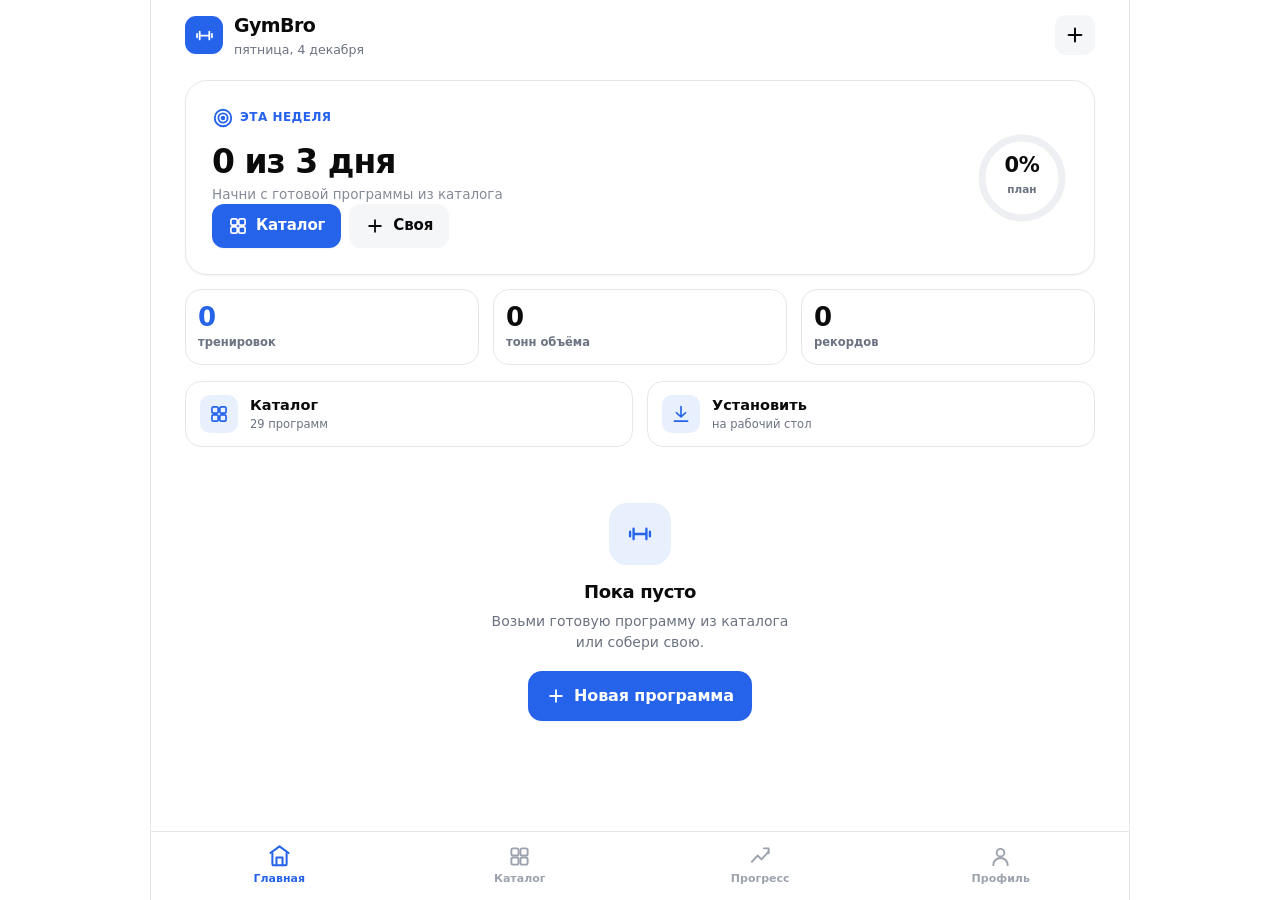
<file: index.html>
<!doctype html>
<html lang="ru">
<head>
<meta charset="utf-8">
<meta name="viewport" content="width=device-width, initial-scale=1, viewport-fit=cover">
<meta name="theme-color" content="#ffffff">
<meta name="apple-mobile-web-app-capable" content="yes">
<meta name="mobile-web-app-capable" content="yes">
<meta name="apple-mobile-web-app-status-bar-style" content="default">
<meta name="apple-mobile-web-app-title" content="GymBro">
<meta name="description" content="GymBro: 29 готовых программ тренировок, умный генератор, свой конструктор, журнал тренировок и статистика. Работает офлайн.">
<meta property="og:title" content="GymBro — тренировки и прогресс">
<meta property="og:description" content="Готовые программы, умный генератор, журнал и статистика. Работает офлайн.">
<meta property="og:type" content="website">
<title>GymBro — тренировки и прогресс</title>
<link rel="manifest" href="./manifest.webmanifest">
<link rel="icon" href="./favicon.svg" type="image/svg+xml">
<link rel="apple-touch-icon" href="./icon-192.png">
<link rel="stylesheet" href="./style.css">
<script>
/* Тема до первого кадра — без вспышки */
try {
  var s = JSON.parse(localStorage.getItem("gymbro.settings") || "{}");
  var t = ["light", "dark"].includes(s.theme) ? s.theme :
    (matchMedia("(prefers-color-scheme: dark)").matches ? "dark" : "light");
  document.documentElement.dataset.theme = t;
  document.documentElement.dataset.anim = s.anim === false ? "off" : "on";
} catch (e) {}
</script>
</head>
<body>

<!-- ===== Иконки ===== -->
<svg width="0" height="0" style="position:absolute" aria-hidden="true"><defs>
  <symbol id="i-dumbbell" viewBox="0 0 24 24" fill="none" stroke="currentColor" stroke-width="2" stroke-linecap="round" stroke-linejoin="round"><path d="M6.5 7.5v9M17.5 7.5v9M3.5 10v4M20.5 10v4M6.5 12h11"/></symbol>
  <symbol id="i-barbell" viewBox="0 0 24 24" fill="none" stroke="currentColor" stroke-width="2" stroke-linecap="round" stroke-linejoin="round"><path d="M3.5 9v6M7 7.5v9M17 7.5v9M20.5 9v6M7 12h10"/></symbol>
  <symbol id="i-flame" viewBox="0 0 24 24" fill="none" stroke="currentColor" stroke-width="2" stroke-linecap="round" stroke-linejoin="round"><path d="M8.5 14.5A2.5 2.5 0 0 0 11 12c0-1.38-.5-2-1-3-1.07-2.14-.22-4.05 2-6 .5 2.5 2 4.9 4 6.5 2 1.6 3 3.5 3 5.5a7 7 0 1 1-14 0c0-1.15.43-2.29 1-3a2.5 2.5 0 0 0 2.5 2.5z"/></symbol>
  <symbol id="i-heart" viewBox="0 0 24 24" fill="none" stroke="currentColor" stroke-width="2" stroke-linecap="round" stroke-linejoin="round"><path d="M20.84 4.61a5.5 5.5 0 0 0-7.78 0L12 5.67l-1.06-1.06a5.5 5.5 0 0 0-7.78 7.78l1.06 1.06L12 21.23l7.78-7.78 1.06-1.06a5.5 5.5 0 0 0 0-7.78z"/></symbol>
  <symbol id="i-sprout" viewBox="0 0 24 24" fill="none" stroke="currentColor" stroke-width="2" stroke-linecap="round" stroke-linejoin="round"><path d="M12 21v-9M12 12C12 8.5 9 6 5 6c0 3.5 3 6 7 6zM12 12c0-3.5 3-6 7-6 0 3.5-3 6-7 6z"/></symbol>
  <symbol id="i-chart" viewBox="0 0 24 24" fill="none" stroke="currentColor" stroke-width="2" stroke-linecap="round" stroke-linejoin="round"><polyline points="22 7 13.5 15.5 8.5 10.5 2 17"/><polyline points="16 7 22 7 22 13"/></symbol>
  <symbol id="i-zap" viewBox="0 0 24 24" fill="none" stroke="currentColor" stroke-width="2" stroke-linecap="round" stroke-linejoin="round"><path d="M13 2 3 14h9l-1 8 10-12h-9l1-8z"/></symbol>
  <symbol id="i-building" viewBox="0 0 24 24" fill="none" stroke="currentColor" stroke-width="2" stroke-linecap="round" stroke-linejoin="round"><rect x="4.5" y="2" width="15" height="20" rx="2"/><path d="M9 22v-4h6v4M8.5 7h1M14.5 7h1M8.5 11h1M14.5 11h1"/></symbol>
  <symbol id="i-home" viewBox="0 0 24 24" fill="none" stroke="currentColor" stroke-width="2" stroke-linecap="round" stroke-linejoin="round"><path d="M3 9.5 12 3l9 6.5"/><path d="M5 9.5V20a1.5 1.5 0 0 0 1.5 1.5h11A1.5 1.5 0 0 0 19 20V9.5"/><path d="M9 21.5V14h6v7.5"/></symbol>
  <symbol id="i-calendar" viewBox="0 0 24 24" fill="none" stroke="currentColor" stroke-width="2" stroke-linecap="round" stroke-linejoin="round"><rect x="3" y="4.5" width="18" height="17" rx="3"/><path d="M16 2.5v4M8 2.5v4M3 11.5h18"/></symbol>
  <symbol id="i-clock" viewBox="0 0 24 24" fill="none" stroke="currentColor" stroke-width="2" stroke-linecap="round" stroke-linejoin="round"><circle cx="12" cy="12" r="9"/><path d="M12 7v5l3.5 2"/></symbol>
  <symbol id="i-layers" viewBox="0 0 24 24" fill="none" stroke="currentColor" stroke-width="2" stroke-linecap="round" stroke-linejoin="round"><path d="m12 2.5 9.5 5-9.5 5-9.5-5 9.5-5z"/><path d="m2.5 16.5 9.5 5 9.5-5M2.5 12l9.5 5 9.5-5"/></symbol>
  <symbol id="i-check" viewBox="0 0 24 24" fill="none" stroke="currentColor" stroke-width="2.4" stroke-linecap="round" stroke-linejoin="round"><path d="m4.5 12.5 5 5 10-11"/></symbol>
  <symbol id="i-chev-r" viewBox="0 0 24 24" fill="none" stroke="currentColor" stroke-width="2.2" stroke-linecap="round" stroke-linejoin="round"><path d="m9 5 7 7-7 7"/></symbol>
  <symbol id="i-chev-l" viewBox="0 0 24 24" fill="none" stroke="currentColor" stroke-width="2.2" stroke-linecap="round" stroke-linejoin="round"><path d="m15 5-7 7 7 7"/></symbol>
  <symbol id="i-x" viewBox="0 0 24 24" fill="none" stroke="currentColor" stroke-width="2.2" stroke-linecap="round" stroke-linejoin="round"><path d="M18 6 6 18M6 6l12 12"/></symbol>
  <symbol id="i-plus" viewBox="0 0 24 24" fill="none" stroke="currentColor" stroke-width="2.2" stroke-linecap="round" stroke-linejoin="round"><path d="M12 5v14M5 12h14"/></symbol>
  <symbol id="i-trash" viewBox="0 0 24 24" fill="none" stroke="currentColor" stroke-width="2" stroke-linecap="round" stroke-linejoin="round"><path d="M3.5 6h17M19 6v14a2 2 0 0 1-2 2H7a2 2 0 0 1-2-2V6m3 0V4a2 2 0 0 1 2-2h4a2 2 0 0 1 2 2v2"/></symbol>
  <symbol id="i-send" viewBox="0 0 24 24" fill="none" stroke="currentColor" stroke-width="2" stroke-linecap="round" stroke-linejoin="round"><path d="M21.5 2.5 11 13"/><path d="M21.5 2.5 15 22l-4-9-9-4 19.5-6.5z"/></symbol>
  <symbol id="i-info" viewBox="0 0 24 24" fill="none" stroke="currentColor" stroke-width="2" stroke-linecap="round" stroke-linejoin="round"><circle cx="12" cy="12" r="9.5"/><path d="M12 16v-5M12 8h.01"/></symbol>
  <symbol id="i-pencil" viewBox="0 0 24 24" fill="none" stroke="currentColor" stroke-width="2" stroke-linecap="round" stroke-linejoin="round"><path d="M16.5 3.5a2.1 2.1 0 0 1 3 3L7 19l-4 1 1-4z"/></symbol>
  <symbol id="i-search" viewBox="0 0 24 24" fill="none" stroke="currentColor" stroke-width="2" stroke-linecap="round" stroke-linejoin="round"><circle cx="11" cy="11" r="7"/><path d="m20 20-3.8-3.8"/></symbol>
  <symbol id="i-minus" viewBox="0 0 24 24" fill="none" stroke="currentColor" stroke-width="2.4" stroke-linecap="round"><path d="M5 12h14"/></symbol>
  <symbol id="i-list" viewBox="0 0 24 24" fill="none" stroke="currentColor" stroke-width="2" stroke-linecap="round" stroke-linejoin="round"><path d="M8 6h13M8 12h13M8 18h13M3.5 6h.01M3.5 12h.01M3.5 18h.01"/></symbol>
  <symbol id="i-grid" viewBox="0 0 24 24" fill="none" stroke="currentColor" stroke-width="2" stroke-linecap="round" stroke-linejoin="round"><rect x="3.5" y="3.5" width="7.5" height="7.5" rx="2"/><rect x="13" y="3.5" width="7.5" height="7.5" rx="2"/><rect x="3.5" y="13" width="7.5" height="7.5" rx="2"/><rect x="13" y="13" width="7.5" height="7.5" rx="2"/></symbol>
  <symbol id="i-sun" viewBox="0 0 24 24" fill="none" stroke="currentColor" stroke-width="2" stroke-linecap="round" stroke-linejoin="round"><circle cx="12" cy="12" r="4.5"/><path d="M12 2.5v2.5M12 19v2.5M4.6 4.6l1.8 1.8M17.6 17.6l1.8 1.8M2.5 12H5M19 12h2.5M4.6 19.4l1.8-1.8M17.6 6.4l1.8-1.8"/></symbol>
  <symbol id="i-moon" viewBox="0 0 24 24" fill="none" stroke="currentColor" stroke-width="2" stroke-linecap="round" stroke-linejoin="round"><path d="M21 12.8A9 9 0 1 1 11.2 3a7 7 0 0 0 9.8 9.8z"/></symbol>
  <symbol id="i-auto" viewBox="0 0 24 24" fill="none" stroke="currentColor" stroke-width="2" stroke-linecap="round" stroke-linejoin="round"><circle cx="12" cy="12" r="9.5"/><path d="M12 2.5a9.5 9.5 0 0 1 0 19z" fill="currentColor" stroke="none"/></symbol>
  <symbol id="i-download" viewBox="0 0 24 24" fill="none" stroke="currentColor" stroke-width="2" stroke-linecap="round" stroke-linejoin="round"><path d="M12 3v12M6.5 10.5 12 15.5l5.5-5M4 20.5h16"/></symbol>
  <symbol id="i-sparkle" viewBox="0 0 24 24" fill="none" stroke="currentColor" stroke-width="2" stroke-linecap="round" stroke-linejoin="round"><path d="M12 3l1.9 5.6L19.5 10l-5.6 1.9L12 17.5l-1.9-5.6L4.5 10l5.6-1.4z"/><path d="M19 16l.9 2.6L22 19l-2.1.9L19 22l-.9-2.1L16 19l2.1-.4z"/></symbol>
  <symbol id="i-apple" viewBox="0 0 24 24" fill="none" stroke="currentColor" stroke-width="2" stroke-linecap="round" stroke-linejoin="round"><path d="M17.3 12.9c0-2.3 1.9-3.4 2-3.5-1.1-1.6-2.8-1.8-3.4-1.9-1.5-.1-2.9.9-3.6.9-.8 0-1.9-.9-3.1-.8-1.6 0-3.1.9-3.9 2.4-1.7 2.9-.4 7.2 1.2 9.6.8 1.2 1.8 2.5 3.1 2.4 1.2 0 1.7-.9 3.2-.9 1.5 0 1.9.9 3.1.8 1.4 0 2.3-1.5 3-2.7.6-1 .9-1.7 1.3-2.9-2.6-1-2.9-3.4-2.9-3.4zM14.5 5.4c.7-.8 1.1-1.9 1-3-1 0-2.2.7-2.9 1.5-.6.7-1.1 1.8-1 2.8 1.1.1 2.2-.6 2.9-1.3z"/></symbol>
  <symbol id="i-android" viewBox="0 0 24 24" fill="none" stroke="currentColor" stroke-width="2" stroke-linecap="round" stroke-linejoin="round"><path d="M6 11a6 6 0 0 1 12 0v6.5a1.5 1.5 0 0 1-1.5 1.5h-9A1.5 1.5 0 0 1 6 17.5z"/><path d="M8 8.5 6.7 6.3M16 8.5l1.3-2.2M9.5 10.5h.01M14.5 10.5h.01"/><path d="M3 12v4M21 12v4M9.5 19v2M14.5 19v2"/></symbol>
  <symbol id="i-laptop" viewBox="0 0 24 24" fill="none" stroke="currentColor" stroke-width="2" stroke-linecap="round" stroke-linejoin="round"><rect x="4" y="5" width="16" height="10.5" rx="1.5"/><path d="M2 19.5h20"/></symbol>
  <symbol id="i-user" viewBox="0 0 24 24" fill="none" stroke="currentColor" stroke-width="2" stroke-linecap="round" stroke-linejoin="round"><circle cx="12" cy="8" r="4"/><path d="M4.5 21a7.5 7.5 0 0 1 15 0"/></symbol>
  <symbol id="i-trend" viewBox="0 0 24 24" fill="none" stroke="currentColor" stroke-width="2" stroke-linecap="round" stroke-linejoin="round"><path d="M3 17.5 9 11l4 4 7.5-8"/><path d="M15.5 3.5h5v5"/></symbol>
  <symbol id="i-play" viewBox="0 0 24 24" fill="currentColor"><path d="M8 5.2v13.6a1 1 0 0 0 1.53.85l10.5-6.8a1 1 0 0 0 0-1.7L9.53 4.35A1 1 0 0 0 8 5.2z"/></symbol>
  <symbol id="i-timer" viewBox="0 0 24 24" fill="none" stroke="currentColor" stroke-width="2" stroke-linecap="round" stroke-linejoin="round"><circle cx="12" cy="13.5" r="7.5"/><path d="M12 9.5v4l2.5 1.5M9.5 2.5h5"/></symbol>
  <symbol id="i-trophy" viewBox="0 0 24 24" fill="none" stroke="currentColor" stroke-width="2" stroke-linecap="round" stroke-linejoin="round"><path d="M7 4h10v5a5 5 0 0 1-10 0z"/><path d="M7 6H4.5v2A3.5 3.5 0 0 0 8 11.5M17 6h2.5v2A3.5 3.5 0 0 1 16 11.5"/><path d="M12 14v3M8.5 21h7l-1-4h-5z"/></symbol>
  <symbol id="i-scale" viewBox="0 0 24 24" fill="none" stroke="currentColor" stroke-width="2" stroke-linecap="round" stroke-linejoin="round"><rect x="3.5" y="3.5" width="17" height="17" rx="4"/><path d="M8 9.5a4 4 0 0 1 8 0"/><path d="M12 9.5 14 8"/></symbol>
  <symbol id="i-ruler" viewBox="0 0 24 24" fill="none" stroke="currentColor" stroke-width="2" stroke-linecap="round" stroke-linejoin="round"><rect x="2.5" y="8" width="19" height="8" rx="2"/><path d="M7 8v3M11 8v3M15 8v3M19 8v3"/></symbol>
  <symbol id="i-cake" viewBox="0 0 24 24" fill="none" stroke="currentColor" stroke-width="2" stroke-linecap="round" stroke-linejoin="round"><path d="M4 20.5h16M4.5 20.5v-6a2 2 0 0 1 2-2h11a2 2 0 0 1 2 2v6"/><path d="M12 12.5V9M12 6.5v.01"/></symbol>
  <symbol id="i-copy" viewBox="0 0 24 24" fill="none" stroke="currentColor" stroke-width="2" stroke-linecap="round" stroke-linejoin="round"><rect x="8.5" y="8.5" width="12" height="12" rx="2.5"/><path d="M15.5 5.5v-1a2 2 0 0 0-2-2h-8a2 2 0 0 0-2 2v8a2 2 0 0 0 2 2h1"/></symbol>
  <symbol id="i-up" viewBox="0 0 24 24" fill="none" stroke="currentColor" stroke-width="2.2" stroke-linecap="round" stroke-linejoin="round"><path d="M12 19V5M6 11l6-6 6 6"/></symbol>
  <symbol id="i-down" viewBox="0 0 24 24" fill="none" stroke="currentColor" stroke-width="2.2" stroke-linecap="round" stroke-linejoin="round"><path d="M12 5v14M6 13l6 6 6-6"/></symbol>
  <symbol id="i-refresh" viewBox="0 0 24 24" fill="none" stroke="currentColor" stroke-width="2" stroke-linecap="round" stroke-linejoin="round"><path d="M20 11a8 8 0 1 0-2.3 5.7"/><path d="M20 5.5V11h-5.5"/></symbol>
  <symbol id="i-target" viewBox="0 0 24 24" fill="none" stroke="currentColor" stroke-width="2" stroke-linecap="round" stroke-linejoin="round"><circle cx="12" cy="12" r="9"/><circle cx="12" cy="12" r="5"/><circle cx="12" cy="12" r="1.4" fill="currentColor"/></symbol>
  <symbol id="i-shield" viewBox="0 0 24 24" fill="none" stroke="currentColor" stroke-width="2" stroke-linecap="round" stroke-linejoin="round"><path d="M12 2.5 20 6v6c0 5-3.5 8.5-8 9.5-4.5-1-8-4.5-8-9.5V6z"/></symbol>
</defs></svg>

<div class="app">

  <!-- ============ ГЛАВНАЯ ============ -->
  <section class="screen" id="screen-home">
    <header class="app-bar">
      <div class="ab-left">
        <div class="ab-logo"><svg class="ic"><use href="#i-dumbbell"/></svg></div>
        <div>
          <h1 class="ab-title brand">GymBro</h1>
          <p class="ab-sub" id="home-greeting">Тренировки и прогресс</p>
        </div>
      </div>
      <button class="icon-btn" id="btn-new-plan" aria-label="Новая программа"><svg class="ic"><use href="#i-plus"/></svg></button>
    </header>

    <main class="scroll" id="home-scroll">
      <div class="hero" id="home-hero"></div>

      <div class="metric-strip" id="home-metrics"></div>

      <div class="quick-row">
        <button class="quick" id="btn-catalog-home">
          <span class="quick-ic"><svg class="ic"><use href="#i-grid"/></svg></span>
          <span><b>Каталог</b><small>29 программ</small></span>
        </button>
        <button class="quick" id="btn-install-home">
          <span class="quick-ic"><svg class="ic"><use href="#i-download"/></svg></span>
          <span><b>Установить</b><small>на рабочий стол</small></span>
        </button>
      </div>

      <div id="plans-section">
        <div class="section-head">
          <h3 class="section-label">Мои программы</h3>
          <span class="section-count" id="plans-count"></span>
        </div>
        <div class="plan-list" id="plans-list"></div>
      </div>

      <div class="empty" id="home-empty" hidden>
        <div class="empty-badge"><svg class="ic"><use href="#i-dumbbell"/></svg></div>
        <h3>Пока пусто</h3>
        <p>Возьми готовую программу из каталога или собери свою.</p>
        <button class="btn btn-primary" id="btn-empty-new"><svg class="ic"><use href="#i-plus"/></svg>Новая программа</button>
      </div>
    </main>
  </section>

  <!-- ============ КАТАЛОГ ============ -->
  <section class="screen" id="screen-catalog" hidden>
    <header class="app-bar">
      <div class="ab-left">
        <h1 class="ab-title" id="catalog-ab-title">Каталог</h1>
      </div>
      <button class="icon-btn" id="btn-catalog-back" aria-label="Назад" hidden><svg class="ic"><use href="#i-chev-l"/></svg></button>
    </header>
    <main class="scroll" id="catalog-scroll"></main>
    <footer class="bottom-bar" id="catalog-footer">
      <button class="btn btn-primary" id="btn-prog-add" hidden><svg class="ic"><use href="#i-plus"/></svg><span>Добавить в мои программы</span></button>
    </footer>
  </section>

  <!-- ============ ПРОГРЕСС ============ -->
  <section class="screen" id="screen-stats" hidden>
    <header class="app-bar">
      <div class="ab-left"><h1 class="ab-title">Прогресс</h1></div>
    </header>
    <main class="scroll" id="stats-scroll">
      <div class="stat-hero">
        <div class="stat-big"><b id="stat-total">0</b><span>тренировок</span></div>
        <div class="stat-big"><b id="stat-streak">0</b><span>дней подряд</span></div>
        <div class="stat-big"><b id="stat-volume">0</b><span>тонн объёма</span></div>
      </div>

      <div class="section-head"><h3 class="section-label">Объём по неделям</h3></div>
      <div class="card chart-card"><div class="bars" id="stats-bars"></div></div>

      <div class="section-head"><h3 class="section-label">Личные рекорды</h3></div>
      <div class="card" id="stats-prs"></div>

      <div class="section-head"><h3 class="section-label">История</h3></div>
      <div id="stats-history"></div>

      <div class="empty" id="stats-empty" hidden>
        <div class="empty-badge"><svg class="ic"><use href="#i-trend"/></svg></div>
        <h3>Нет данных</h3>
        <p>Заверши первую тренировку — и здесь появится статистика.</p>
      </div>
    </main>
  </section>

  <!-- ============ ПРОФИЛЬ ============ -->
  <section class="screen" id="screen-profile" hidden>
    <header class="app-bar">
      <div class="ab-left"><h1 class="ab-title">Профиль</h1></div>
    </header>
    <main class="scroll" id="profile-scroll">
      <div class="profile-card">
        <div class="avatar" id="profile-avatar">G</div>
        <div class="profile-main">
          <input id="profile-name" maxlength="24" placeholder="Твоё имя" autocomplete="off">
          <span class="profile-sub" id="profile-sub">Данные хранятся только на устройстве</span>
        </div>
      </div>

      <div class="section-head"><h3 class="section-label">Тело</h3></div>
      <div class="card form-grid">
        <label class="field">
          <span>Возраст</span>
          <div class="field-inp"><input id="profile-age" type="number" min="10" max="99" inputmode="numeric" placeholder="—"><i>лет</i></div>
        </label>
        <label class="field">
          <span>Рост</span>
          <div class="field-inp"><input id="profile-height" type="number" min="100" max="250" inputmode="numeric" placeholder="—"><i>см</i></div>
        </label>
        <label class="field">
          <span>Вес</span>
          <div class="field-inp"><input id="profile-weight" type="number" min="30" max="250" step="0.1" inputmode="decimal" placeholder="—"><i>кг</i></div>
        </label>
        <div class="field">
          <span>ИМТ</span>
          <div class="field-inp static"><b id="profile-bmi">—</b><i id="profile-bmi-note"></i></div>
        </div>
      </div>

      <div class="section-head"><h3 class="section-label">Оформление</h3></div>
      <div class="card">
        <div class="theme-row">
          <button class="theme-opt" data-th="system"><svg class="ic"><use href="#i-auto"/></svg><span>Авто</span></button>
          <button class="theme-opt" data-th="light"><svg class="ic"><use href="#i-sun"/></svg><span>Светлая</span></button>
          <button class="theme-opt" data-th="dark"><svg class="ic"><use href="#i-moon"/></svg><span>Тёмная</span></button>
        </div>
        <button class="row" id="sw-anim" role="switch" aria-label="Анимации">
          <svg class="ic"><use href="#i-zap"/></svg>
          <span class="k">Анимации</span>
          <span class="switch"><i></i></span>
        </button>
      </div>

      <div class="section-head"><h3 class="section-label">Приложение</h3></div>
      <div class="card">
        <button class="row" id="btn-open-guide">
          <svg class="ic"><use href="#i-download"/></svg>
          <span class="k">Как установить на рабочий стол</span>
          <span class="chev"><svg class="ic"><use href="#i-chev-r"/></svg></span>
        </button>
        <button class="row danger" id="btn-reset-data">
          <svg class="ic"><use href="#i-trash"/></svg>
          <span class="k">Удалить все данные</span>
          <span class="chev"><svg class="ic"><use href="#i-chev-r"/></svg></span>
        </button>
      </div>

      <p class="settings-foot">GymBro · без аккаунтов и серверов. Всё хранится в этом браузере.</p>
    </main>
  </section>

  <!-- ============ ПЛАН ============ -->
  <section class="screen" id="screen-plan" hidden>
    <header class="app-bar">
      <div class="ab-left">
        <button class="icon-btn" id="btn-back-home" aria-label="Назад"><svg class="ic"><use href="#i-chev-l"/></svg></button>
        <h1 class="ab-title" id="plan-ab-title">Программа</h1>
      </div>
      <div class="ab-right">
        <button class="icon-btn" id="btn-edit-plan" aria-label="Редактировать"><svg class="ic"><use href="#i-pencil"/></svg></button>
        <button class="icon-btn danger" id="btn-delete-plan" aria-label="Удалить"><svg class="ic"><use href="#i-trash"/></svg></button>
      </div>
    </header>

    <div class="plan-hero" id="plan-hero"></div>
    <div class="segmented" id="plan-view-toggle" hidden>
      <button class="on" data-pv="days">По дням</button>
      <button data-pv="weeks">Мезоцикл</button>
    </div>
    <div class="segmented" id="day-tabs"></div>
    <div class="wave-tabs" id="wave-tabs" hidden></div>
    <main class="scroll" id="plan-scroll"></main>
    <footer class="bottom-bar two">
      <button class="btn btn-primary" id="btn-start-workout"><svg class="ic"><use href="#i-play"/></svg><span>Тренировка</span></button>
      <button class="btn btn-quiet" id="btn-share-plan"><svg class="ic"><use href="#i-send"/></svg><span>Поделиться</span></button>
    </footer>
  </section>

  <!-- ============ ТРЕНИРОВКА ============ -->
  <section class="screen" id="screen-workout" hidden>
    <header class="app-bar">
      <div class="ab-left">
        <button class="icon-btn" id="btn-workout-cancel" aria-label="Отменить"><svg class="ic"><use href="#i-x"/></svg></button>
        <div>
          <h1 class="ab-title" id="workout-ab-title">Тренировка</h1>
          <p class="ab-sub" id="workout-sub"></p>
        </div>
      </div>
      <div class="timer-chip" id="workout-timer"><svg class="ic"><use href="#i-timer"/></svg><span>00:00</span></div>
    </header>
    <main class="scroll" id="workout-scroll"></main>
    <footer class="bottom-bar">
      <button class="btn btn-primary" id="btn-workout-finish"><svg class="ic"><use href="#i-check"/></svg><span>Завершить тренировку</span></button>
    </footer>
  </section>

  <!-- ============ КОНСТРУКТОР ============ -->
  <section class="screen" id="screen-build" hidden>
    <header class="app-bar">
      <div class="ab-left">
        <button class="icon-btn" id="btn-build-back" aria-label="Назад"><svg class="ic"><use href="#i-chev-l"/></svg></button>
        <h1 class="ab-title" id="build-title">Своя программа</h1>
      </div>
      <button class="text-btn accent" id="btn-build-save">Сохранить</button>
    </header>

    <div class="pad">
      <div class="input-card">
        <input id="inp-build-title" maxlength="60" placeholder="Название программы" autocomplete="off">
        <button class="clear" id="btn-clear-build-title" aria-label="Очистить"><svg class="ic"><use href="#i-x"/></svg></button>
      </div>
    </div>

    <div class="pad">
      <div class="segmented" id="build-day-tabs"></div>
      <div class="day-actions">
        <button class="mini-btn" id="btn-build-add-day"><svg class="ic"><use href="#i-plus"/></svg>День</button>
        <button class="mini-btn" id="btn-build-copy-day"><svg class="ic"><use href="#i-copy"/></svg>Копировать</button>
        <button class="mini-btn danger" id="btn-build-del-day"><svg class="ic"><use href="#i-trash"/></svg>Удалить</button>
      </div>
    </div>

    <main class="scroll" id="build-scroll"><div id="build-days"></div></main>

    <footer class="bottom-bar">
      <button class="btn btn-primary" id="btn-build-add-ex"><svg class="ic"><use href="#i-plus"/></svg><span>Добавить упражнение</span></button>
    </footer>
  </section>

  <!-- ============ ТАБ-БАР ============ -->
  <nav class="tabbar" id="tabbar">
    <button class="tab on" data-tab="home"><svg class="ic"><use href="#i-home"/></svg><span>Главная</span></button>
    <button class="tab" data-tab="catalog"><svg class="ic"><use href="#i-grid"/></svg><span>Каталог</span></button>
    <button class="tab" data-tab="stats"><svg class="ic"><use href="#i-trend"/></svg><span>Прогресс</span></button>
    <button class="tab" data-tab="profile"><svg class="ic"><use href="#i-user"/></svg><span>Профиль</span></button>
  </nav>

  <!-- ============ МАСТЕР ============ -->
  <div class="overlay" id="wiz-overlay" hidden></div>
  <section class="sheet sheet-lg" id="sheet-wizard" hidden>
    <div class="sheet-grab"><span></span></div>
    <header class="sheet-nav">
      <button class="nav-btn" id="wiz-cancel">Отмена</button>
      <div class="nav-progress"><i id="wiz-dot-1" class="on"></i><i id="wiz-dot-2"></i><i id="wiz-dot-3"></i><i id="wiz-dot-4"></i></div>
      <button class="nav-btn accent" id="wiz-next">Далее</button>
    </header>
    <div class="sheet-body" id="wizard-body"></div>
  </section>

  <!-- ============ ПАЛИТРА УПРАЖНЕНИЙ ============ -->
  <div class="overlay" id="pick-overlay" hidden></div>
  <section class="sheet sheet-lg" id="sheet-pick" hidden>
    <div class="sheet-grab"><span></span></div>
    <div class="pad">
      <div class="input-card">
        <input id="inp-pick-search" maxlength="40" placeholder="Поиск упражнения…" autocomplete="off">
        <button class="clear" id="btn-clear-pick-search" aria-label="Очистить"><svg class="ic"><use href="#i-x"/></svg></button>
      </div>
      <div class="chip-row" id="pick-muscle-filters"></div>
    </div>
    <div class="sheet-body" id="pick-list"></div>
    <footer class="bottom-bar"><button class="btn btn-primary" id="btn-pick-done">Готово</button></footer>
  </section>

  <!-- ============ ИНФО ОБ УПРАЖНЕНИИ ============ -->
  <div class="overlay thin" id="info-overlay" hidden></div>
  <section class="sheet" id="sheet-exercise" hidden>
    <div class="sheet-grab"><span></span></div>
    <div class="sheet-body" id="exercise-body"></div>
    <footer class="bottom-bar"><button class="btn btn-primary" id="btn-close-info">Закрыть</button></footer>
  </section>

  <!-- ============ ГАЙД УСТАНОВКИ ============ -->
  <div class="overlay" id="guide-overlay" hidden></div>
  <section class="sheet" id="sheet-guide" hidden>
    <div class="sheet-grab"><span></span></div>
    <header class="sheet-nav">
      <button class="nav-btn accent" id="btn-close-guide" style="margin-left:auto">Закрыть</button>
    </header>
    <div class="pad">
      <div class="segmented static" id="guide-tabs">
        <button data-gp="ios" class="on"><svg class="ic"><use href="#i-apple"/></svg></button>
        <button data-gp="android"><svg class="ic"><use href="#i-android"/></svg></button>
        <button data-gp="desktop"><svg class="ic"><use href="#i-laptop"/></svg></button>
      </div>
    </div>
    <div class="sheet-body" id="guide-body"></div>
  </section>

  <!-- ============ ALERT ============ -->
  <div class="alert-wrap" id="alert-wrap" hidden>
    <div class="alert" role="alertdialog" aria-modal="true">
      <div class="alert-icon" id="alert-icon" hidden><svg class="ic"><use href="#i-trash"/></svg></div>
      <h4 id="alert-title"></h4>
      <p id="alert-msg"></p>
      <div class="alert-actions" id="alert-actions"></div>
    </div>
  </div>

  <div class="hud" id="hud" hidden><span id="hud-text"></span></div>
</div>

<script src="./planner.js"></script>
<script src="./app.js"></script>
<script>
if ('serviceWorker' in navigator) navigator.serviceWorker.register('./sw.js').catch(() => {});
</script>
</body>
</html>
</file>
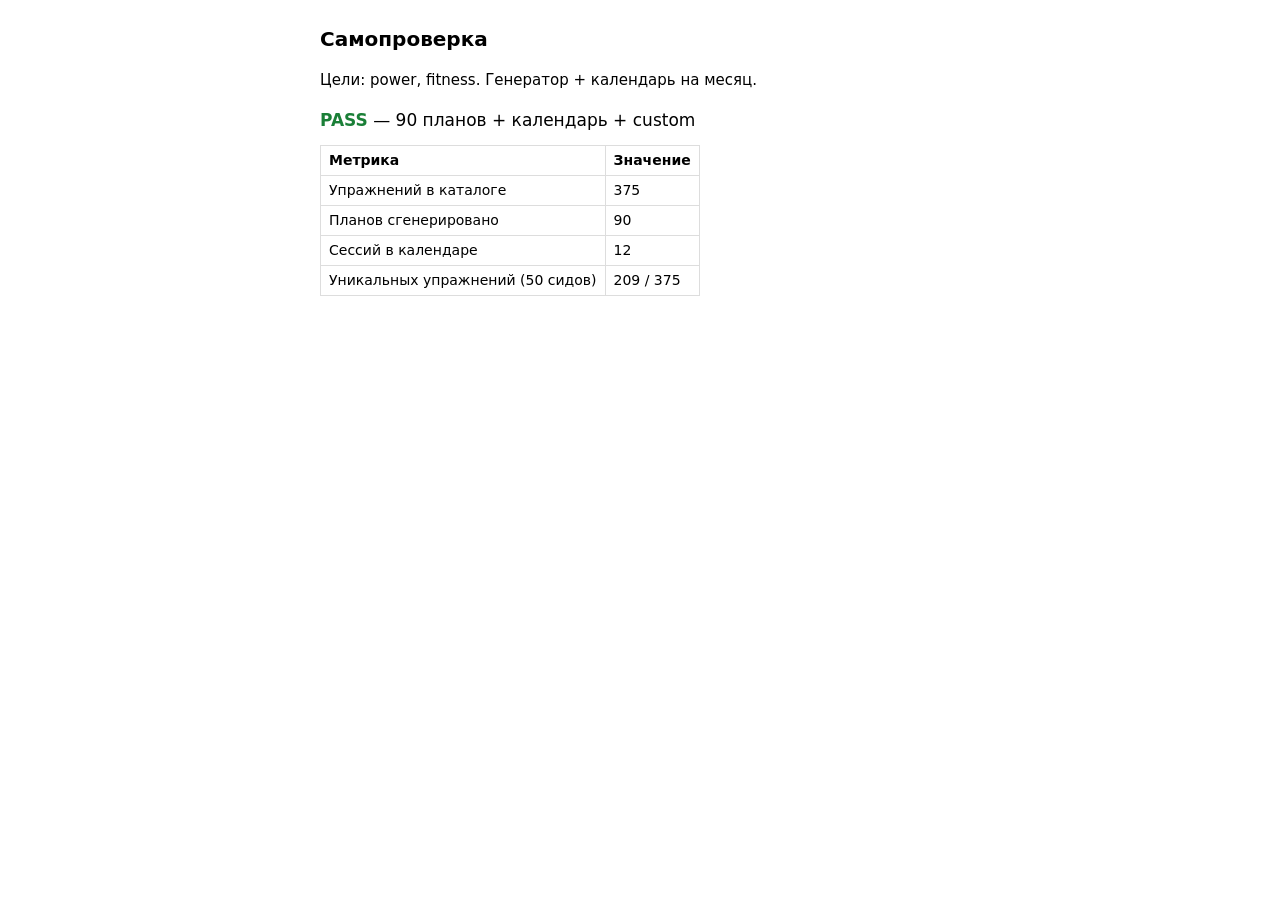
<file: selftest.html>
<!doctype html>
<html lang="ru">
<head>
<meta charset="utf-8">
<meta name="viewport" content="width=device-width, initial-scale=1">
<title>GymBro — самопроверка</title>
<style>
  body { font: 15px/1.5 system-ui, sans-serif; margin: 24px auto; max-width: 640px; padding: 0 16px; }
  h1 { font-size: 20px; }
  .ok { color: #1a7f37; font-weight: 700; }
  .fail { color: #cf222e; font-weight: 700; }
  table { border-collapse: collapse; margin-top: 12px; font-size: 14px; }
  td, th { border: 1px solid #ddd; padding: 4px 8px; text-align: left; }
  #summary { font-size: 17px; margin-top: 16px; }
</style>
</head>
<body>
<h1>Самопроверка</h1>
<p>Цели: power, fitness. Генератор + календарь на месяц.</p>
<div id="summary">Запуск…</div>
<div id="result"></div>

<script src="./planner.js"></script>
<script>
(function () {
  var GOALS = ["power", "fitness"];
  var LEVELS = ["beginner", "intermediate", "advanced"];
  var DAYS = [2, 3, 4, 5, 6];
  var EQUIPS = ["full_gym", "dumbbell", "home"];
  var PROBLEMS = [];
  var CHECKED = 0;

  /* ---------- 1. Каталог ---------- */
  var catalog = [];
  (async function () {
    try {
      var res = await fetch("./data/exercises.json");
      catalog = (await res.json()).exercises || [];
    } catch (e) {
      document.getElementById("summary").innerHTML =
        '<span class="fail">FAIL</span> каталог: ' + e.message;
      return;
    }

    /* ---------- 2. Генерация планов ---------- */
    var allIds = new Set(catalog.map(function (e) { return e.id; }));

    GOALS.forEach(function (goal) {
      LEVELS.forEach(function (level) {
        DAYS.forEach(function (days) {
          EQUIPS.forEach(function (equip) {
            CHECKED++;
            var plan = GymPlanner.build(catalog, { goal: goal, level: level, days_per_week: days, equipment: equip, seed: CHECKED * 1000 });
            plan.days.forEach(function (d) {
              d.items.forEach(function (it) {
                if (!it.name || !it.exercise_id) PROBLEMS.push(goal + '/' + level + '/' + days + '/' + equip + ': пустой item');
              });
            });
            if (plan.days.length !== days) PROBLEMS.push(goal + '/' + level + '/' + days + '/' + equip + ': дней=' + plan.days.length);
          });
        });
      });
    });

    /* ---------- 3. Детерминизм ---------- */
    var a = GymPlanner.build(catalog, { goal: "power", level: "advanced", days_per_week: 4, equipment: "full_gym", seed: 777 });
    var b = GymPlanner.build(catalog, { goal: "power", level: "advanced", days_per_week: 4, equipment: "full_gym", seed: 777 });
    if (JSON.stringify(a) !== JSON.stringify(b)) PROBLEMS.push("детерминизм сломан");

    /* ---------- 4. Календарь ---------- */
    var testPlan = GymPlanner.build(catalog, { goal: "power", level: "advanced", days_per_week: 3, equipment: "full_gym", seed: 42 });
    var cal = GymPlanner.buildCalendar(testPlan, "2026-01-01");
    if (cal.length !== 12) PROBLEMS.push("календарь power/3: " + cal.length + " сессий (ожидалось 12)");

    /* Проверка волн */
    var waveKeys = new Set();
    var deloadWeek = new Set();
    var dates = [];
    cal.forEach(function (c) {
      waveKeys.add(c.wave.key);
      dates.push(c.date);
      if (c.week === 4) deloadWeek.add(c.wave.key);
    });
    /* Должны быть все 3 волны */
    var requiredWaves = ["medium", "heavy", "light"];
    requiredWaves.forEach(function (wk) {
      if (!waveKeys.has(wk)) PROBLEMS.push("календарь: нет волны " + wk);
    });
    /* Неделя 4 — только разгрузка */
    deloadWeek.forEach(function (wk) {
      if (wk !== "deload") PROBLEMS.push("календарь: неделя 4 содержит волну " + wk);
    });
    /* Даты растут */
    for (var i = 1; i < dates.length; i++) {
      if (dates[i] < dates[i - 1]) { PROBLEMS.push("календарь: даты не растут на " + i); break; }
    }

    /* ---------- 5. Своя программа ---------- */
    var ep = GymPlanner.emptyPlan("Тест");
    if (ep.kind !== "custom" || ep.goal !== "custom") PROBLEMS.push("emptyPlan: kind=" + ep.kind + " goal=" + ep.goal);
    if (ep.days.length !== 1 || ep.days[0].items.length !== 0) PROBLEMS.push("emptyPlan: days/items");

    /* ---------- 6. Разнообразие ---------- */
    var seen = new Set();
    for (var s = 1; s <= 50; s++) {
      var p = GymPlanner.build(catalog, { goal: "power", level: "advanced", days_per_week: 4, equipment: "full_gym", seed: s * 7919 });
      p.days.forEach(function (d) { d.items.forEach(function (it) { seen.add(it.exercise_id); }); });
    }
    if (seen.size < 40) PROBLEMS.push("разнообразие: только " + seen.size + " уникальных");

    /* ---------- ИТОГ ---------- */
    var ok = PROBLEMS.length === 0;
    document.getElementById("summary").innerHTML = ok
      ? '<span class="ok">PASS</span> — ' + CHECKED + ' планов + календарь + custom'
      : '<span class="fail">FAIL</span> — ' + PROBLEMS.length + ' проблем';

    document.getElementById("result").innerHTML =
      '<table><tr><th>Метрика</th><th>Значение</th></tr>' +
      '<tr><td>Упражнений в каталоге</td><td>' + catalog.length + '</td></tr>' +
      '<tr><td>Планов сгенерировано</td><td>' + CHECKED + '</td></tr>' +
      '<tr><td>Сессий в календаре</td><td>' + cal.length + '</td></tr>' +
      '<tr><td>Уникальных упражнений (50 сидов)</td><td>' + seen.size + ' / ' + catalog.length + '</td></tr>' +
      '</table>' +
      (PROBLEMS.length ? '<pre style="white-space:pre-wrap;margin-top:12px">' + PROBLEMS.join('\n') + '</pre>' : '');
  })();
})();
</script>
</body>
</html>
</file>
<file: style.css>
/* ===================================================================
   GymBro — чистый атлетический интерфейс
   Нейтральная база (белый/чёрный) + акцентный синий
   =================================================================== */

:root {
  --font: -apple-system, BlinkMacSystemFont, "SF Pro Display", "Segoe UI Variable",
          "Segoe UI", system-ui, Roboto, "Helvetica Neue", Arial, sans-serif;
  --ease: cubic-bezier(.22, .8, .28, 1);

  --bg: #FFFFFF;
  --surface: #FFFFFF;
  --surface-2: #F5F6F8;
  --surface-3: #EDEFF3;
  --line: #E5E7EB;
  --line-strong: #D1D5DB;
  --text: #0B0B0C;
  --text2: #6B7280;
  --text3: #9CA3AF;
  --accent: #2563EB;
  --accent-hover: #1D4ED8;
  --accent-soft: rgba(37, 99, 235, .10);
  --accent-line: rgba(37, 99, 235, .28);
  --danger: #DC2626;
  --danger-soft: rgba(220, 38, 38, .10);
  --ok: #16A34A;

  --bar-bg: rgba(255, 255, 255, .82);
  --overlay: rgba(11, 11, 12, .38);
  --sheet-bg: #FFFFFF;
  --hud-bg: #0B0B0C;
  --hud-text: #FFFFFF;

  --r-xl: 22px;
  --r-lg: 16px;
  --r-md: 12px;
  --r-sm: 9px;
  --shadow-sm: 0 1px 2px rgba(11, 11, 12, .05);
  --shadow-md: 0 6px 24px -8px rgba(11, 11, 12, .16);
  --shadow-lg: 0 24px 60px -20px rgba(11, 11, 12, .30);

  --tabbar-h: 66px;
  --safe-b: env(safe-area-inset-bottom, 0px);
}

:root[data-theme="dark"] {
  --bg: #0B0B0C;
  --surface: #141416;
  --surface-2: #1A1A1D;
  --surface-3: #232327;
  --line: #26262B;
  --line-strong: #35353B;
  --text: #F4F4F6;
  --text2: #9CA3AF;
  --text3: #6B7280;
  --accent: #3B82F6;
  --accent-hover: #60A5FA;
  --accent-soft: rgba(59, 130, 246, .16);
  --accent-line: rgba(59, 130, 246, .4);
  --danger: #F87171;
  --danger-soft: rgba(248, 113, 113, .14);
  --ok: #4ADE80;

  --bar-bg: rgba(11, 11, 12, .84);
  --overlay: rgba(0, 0, 0, .6);
  --sheet-bg: #141416;
  --hud-bg: #F4F4F6;
  --hud-text: #0B0B0C;

  --shadow-sm: 0 1px 2px rgba(0, 0, 0, .4);
  --shadow-md: 0 6px 24px -8px rgba(0, 0, 0, .6);
  --shadow-lg: 0 24px 60px -20px rgba(0, 0, 0, .8);
}

* { box-sizing: border-box; -webkit-tap-highlight-color: transparent; }
[hidden] { display: none !important; }

html, body {
  margin: 0; padding: 0; height: 100%;
  background: var(--bg); color: var(--text);
  font: 400 16px/1.45 var(--font);
  -webkit-font-smoothing: antialiased;
  text-rendering: optimizeLegibility;
}
body { overscroll-behavior: none; overflow: hidden; }
::selection { background: var(--accent-soft); }

button { font: inherit; color: inherit; border: 0; background: none; cursor: pointer; padding: 0; }
input, select, textarea { font: inherit; color: inherit; }
input[type=number]::-webkit-outer-spin-button,
input[type=number]::-webkit-inner-spin-button { -webkit-appearance: none; margin: 0; }
input[type=number] { -moz-appearance: textfield; appearance: textfield; }
svg.ic { width: 22px; height: 22px; flex: none; display: block; }
b, strong { font-weight: 650; }

/* ---------- Каркас ---------- */
.app {
  position: relative; max-width: 760px; margin: 0 auto;
  height: 100dvh; overflow: hidden;
  background: var(--bg);
}
@media (min-width: 900px) {
  .app { max-width: 980px; border-inline: 1px solid var(--line); }
}

.screen {
  display: flex; flex-direction: column;
  height: 100dvh; overflow: hidden;
}
.screen.with-tabs { padding-bottom: calc(var(--tabbar-h) + var(--safe-b)); }

.scroll {
  flex: 1; overflow-y: auto; overflow-x: hidden;
  -webkit-overflow-scrolling: touch;
  padding: 4px 18px 28px;
  scrollbar-width: thin;
}
.scroll::-webkit-scrollbar { width: 8px; }
.scroll::-webkit-scrollbar-thumb { background: var(--line-strong); border-radius: 8px; }
.pad { padding: 0 18px; margin-top: 12px; }

/* ---------- Верхняя панель ---------- */
.app-bar {
  flex: none; display: flex; align-items: center; justify-content: space-between;
  gap: 12px; padding: 12px 18px 10px;
  background: var(--bar-bg);
  -webkit-backdrop-filter: saturate(160%) blur(18px);
  backdrop-filter: saturate(160%) blur(18px);
  border-bottom: 1px solid transparent;
  z-index: 5;
}
.app-bar.scrolled { border-bottom-color: var(--line); }
.ab-left { display: flex; align-items: center; gap: 11px; min-width: 0; }
.ab-right { display: flex; align-items: center; gap: 6px; }
.ab-logo {
  width: 38px; height: 38px; border-radius: 11px; flex: none;
  display: grid; place-items: center;
  background: var(--accent); color: #fff;
}
.ab-logo .ic { width: 21px; height: 21px; }
.ab-title {
  margin: 0; font-size: 20px; font-weight: 680; letter-spacing: -.02em;
  white-space: nowrap; overflow: hidden; text-overflow: ellipsis;
}
.ab-title.brand { font-size: 19px; letter-spacing: -.03em; }
.ab-sub { margin: 1px 0 0; font-size: 12.5px; color: var(--text2); }

.icon-btn {
  width: 40px; height: 40px; border-radius: 11px; flex: none;
  display: grid; place-items: center;
  color: var(--text); background: var(--surface-2);
  transition: background .18s var(--ease), transform .12s var(--ease);
}
.icon-btn:hover { background: var(--surface-3); }
.icon-btn:active { transform: scale(.93); }
.icon-btn.danger { color: var(--danger); background: var(--danger-soft); }

.text-btn {
  font-size: 15px; font-weight: 620; color: var(--text2);
  padding: 9px 12px; border-radius: 10px;
}
.text-btn.accent { color: var(--accent); }
.text-btn:active { background: var(--surface-2); }

/* ---------- Кнопки ---------- */
.btn {
  display: inline-flex; align-items: center; justify-content: center; gap: 8px;
  height: 50px; padding: 0 18px; border-radius: 14px;
  font-size: 16px; font-weight: 640; letter-spacing: -.01em;
  transition: transform .12s var(--ease), background .18s var(--ease), opacity .2s;
}
.btn:active { transform: scale(.975); }
.btn .ic { width: 20px; height: 20px; }
.btn-primary { background: var(--accent); color: #fff; box-shadow: var(--shadow-sm); }
.btn-primary:hover { background: var(--accent-hover); }
.btn-primary:disabled { opacity: .5; }
.btn-fill { background: var(--accent-soft); color: var(--accent); }
.btn-quiet { background: var(--surface-2); color: var(--text); }
.btn-quiet.danger { color: var(--danger); background: var(--danger-soft); }
.btn.danger { background: var(--danger-soft); color: var(--danger); }

.bottom-bar {
  flex: none; display: grid; gap: 10px;
  padding: 10px 18px calc(12px + var(--safe-b));
  background: var(--bar-bg);
  -webkit-backdrop-filter: blur(18px); backdrop-filter: blur(18px);
  border-top: 1px solid var(--line);
}
.bottom-bar.two { grid-template-columns: 1.4fr 1fr; }
.bottom-bar .btn { width: 100%; }

/* ---------- Таб-бар ---------- */
.tabbar {
  position: fixed; left: 0; right: 0; bottom: 0; z-index: 40;
  max-width: 760px; margin: 0 auto;
  display: grid; grid-template-columns: repeat(4, 1fr);
  padding: 6px 8px calc(6px + var(--safe-b));
  background: var(--bar-bg);
  -webkit-backdrop-filter: saturate(160%) blur(20px);
  backdrop-filter: saturate(160%) blur(20px);
  border-top: 1px solid var(--line);
}
@media (min-width: 900px) {
  .tabbar { max-width: 980px; border-inline: 1px solid var(--line); }
}
.tab {
  display: flex; flex-direction: column; align-items: center; gap: 3px;
  padding: 7px 4px; border-radius: 12px;
  color: var(--text3); font-size: 11px; font-weight: 600;
  transition: color .18s var(--ease), background .18s var(--ease);
}
.tab .ic { width: 23px; height: 23px; transition: transform .22s var(--ease); }
.tab.on { color: var(--accent); }
.tab.on .ic { transform: translateY(-1px) scale(1.06); }
.tab:active .ic { transform: scale(.9); }

/* ---------- Главная: герой ---------- */
.hero {
  margin: 6px 0 14px;
  border: 1px solid var(--line);
  border-radius: var(--r-xl);
  background: var(--surface);
  box-shadow: var(--shadow-sm);
  padding: 20px;
  display: flex; gap: 18px; align-items: center;
}
.hero-info { min-width: 0; flex: 1; }
.hero-eyebrow {
  display: inline-flex; align-items: center; gap: 6px;
  font-size: 12px; font-weight: 650; letter-spacing: .04em; text-transform: uppercase;
  color: var(--accent);
}
.hero-title {
  margin: 8px 0 4px; font-size: 26px; line-height: 1.15;
  font-weight: 720; letter-spacing: -.03em;
}
.hero-sub { margin: 0 0 14px; font-size: 14px; color: var(--text2); }
.hero-actions { display: flex; gap: 8px; flex-wrap: wrap; }
.hero-actions .btn { height: 44px; font-size: 15px; padding: 0 16px; border-radius: 12px; }

.ring-wrap { flex: none; position: relative; width: 92px; height: 92px; }
.ring-wrap svg { transform: rotate(-90deg); display: block; }
.ring-track { stroke: var(--surface-3); }
.ring-fill { stroke: var(--accent); transition: stroke-dashoffset .9s var(--ease); }
.ring-center {
  position: absolute; inset: 0; display: grid; place-items: center; text-align: center;
}
.ring-center b { font-size: 21px; font-weight: 720; letter-spacing: -.02em; display: block; line-height: 1; }
.ring-center span { font-size: 10.5px; color: var(--text2); font-weight: 600; }

/* ---------- Метрики ---------- */
.metric-strip {
  display: grid; grid-template-columns: repeat(3, 1fr); gap: 10px;
  margin-bottom: 16px;
}
.metric {
  border: 1px solid var(--line); border-radius: var(--r-lg);
  background: var(--surface); padding: 13px 12px;
  display: flex; flex-direction: column; gap: 2px;
}
.metric b { font-size: 22px; font-weight: 720; letter-spacing: -.03em; line-height: 1.1; }
.metric span { font-size: 11.5px; color: var(--text2); font-weight: 550; }
.metric.accent b { color: var(--accent); }

/* ---------- Быстрые действия ---------- */
.quick-row { display: grid; grid-template-columns: 1fr 1fr; gap: 10px; margin-bottom: 22px; }
.quick {
  display: flex; align-items: center; gap: 12px; text-align: left;
  border: 1px solid var(--line); border-radius: var(--r-lg);
  background: var(--surface); padding: 13px 14px;
  transition: border-color .18s var(--ease), transform .12s var(--ease);
}
.quick:hover { border-color: var(--accent-line); }
.quick:active { transform: scale(.98); }
.quick-ic {
  width: 38px; height: 38px; border-radius: 10px; flex: none;
  display: grid; place-items: center;
  background: var(--accent-soft); color: var(--accent);
}
.quick-ic .ic { width: 20px; height: 20px; }
.quick b { display: block; font-size: 14.5px; font-weight: 640; }
.quick small { display: block; font-size: 11.5px; color: var(--text2); }

/* ---------- Заголовки секций ---------- */
.section-head {
  display: flex; align-items: baseline; justify-content: space-between;
  margin: 22px 0 10px;
}
.section-label {
  margin: 0; font-size: 12px; font-weight: 680; letter-spacing: .06em;
  text-transform: uppercase; color: var(--text3);
}
.section-count { font-size: 12.5px; color: var(--text2); font-weight: 550; }

/* ---------- Список программ ---------- */
.plan-list { display: flex; flex-direction: column; gap: 10px; }
.plan-card {
  display: flex; align-items: center; gap: 13px; text-align: left; width: 100%;
  border: 1px solid var(--line); border-radius: var(--r-lg);
  background: var(--surface); padding: 13px 14px;
  transition: border-color .18s var(--ease), transform .12s var(--ease), box-shadow .18s;
}
.plan-card:hover { border-color: var(--accent-line); box-shadow: var(--shadow-sm); }
.plan-card:active { transform: scale(.988); }
.plan-card .tile { flex: none; }
.plan-main { min-width: 0; flex: 1; }
.plan-title {
  font-size: 15.5px; font-weight: 650; letter-spacing: -.01em;
  white-space: nowrap; overflow: hidden; text-overflow: ellipsis;
}
.plan-meta { margin-top: 3px; font-size: 12.5px; color: var(--text2); display: flex; gap: 8px; flex-wrap: wrap; }
.plan-meta i { font-style: normal; color: var(--text3); }
.plan-badge {
  font-size: 11px; font-weight: 650; color: var(--accent);
  background: var(--accent-soft); padding: 4px 8px; border-radius: 999px;
  white-space: nowrap;
}

/* ---------- Пустое состояние ---------- */
.empty { text-align: center; padding: 34px 18px 12px; }
.empty-badge {
  width: 62px; height: 62px; margin: 0 auto 14px; border-radius: 18px;
  display: grid; place-items: center;
  background: var(--accent-soft); color: var(--accent);
}
.empty-badge .ic { width: 28px; height: 28px; }
.empty h3 { margin: 0 0 6px; font-size: 18px; font-weight: 680; letter-spacing: -.02em; }
.empty p { margin: 0 auto 18px; max-width: 300px; font-size: 14px; color: var(--text2); line-height: 1.5; }

/* ---------- Плитки/карточки ---------- */
.tile {
  width: 44px; height: 44px; border-radius: 13px; flex: none;
  display: grid; place-items: center; color: #fff;
}
.tile .ic { width: 22px; height: 22px; }
.tile.sm { width: 34px; height: 34px; border-radius: 10px; }
.tile.sm .ic { width: 17px; height: 17px; }

.card {
  border: 1px solid var(--line); border-radius: var(--r-lg);
  background: var(--surface); overflow: hidden;
}
.card + .card { margin-top: 10px; }

/* ---------- Сегменты ---------- */
.segmented {
  display: flex; gap: 4px; padding: 4px;
  background: var(--surface-2); border-radius: 13px;
  margin: 0 18px 12px;
}
.segmented.static { margin: 0 0 12px; }
.segmented button {
  flex: 1; height: 38px; border-radius: 10px;
  font-size: 14px; font-weight: 600; color: var(--text2);
  transition: background .18s var(--ease), color .18s var(--ease), box-shadow .18s;
}
.segmented button.on {
  background: var(--surface); color: var(--text);
  box-shadow: var(--shadow-sm);
}
.segmented button:active { transform: scale(.98); }

/* ---------- План ---------- */
.plan-hero { padding: 8px 18px 0; }
.hero-card {
  border-radius: var(--r-xl); padding: 20px; color: #fff;
  background: var(--accent);
  position: relative; overflow: hidden;
}
.hero-card::after {
  content: ""; position: absolute; right: -50px; top: -70px;
  width: 200px; height: 200px; border-radius: 50%;
  background: rgba(255, 255, 255, .10);
}
.hero-card h2 { margin: 0 0 4px; font-size: 24px; font-weight: 720; letter-spacing: -.03em; position: relative; }
.hero-sub { margin: 0; font-size: 13.5px; opacity: .82; position: relative; }
.hero-stats { display: flex; gap: 18px; margin-top: 16px; position: relative; }
.hero-stat { display: flex; flex-direction: column; gap: 1px; }
.hero-stat .ic { width: 17px; height: 17px; opacity: .75; margin-bottom: 3px; }
.hero-stat b { font-size: 19px; font-weight: 700; line-height: 1; }
.hero-stat span { font-size: 11px; opacity: .78; }
.prog-src {
  display: flex; align-items: center; gap: 6px; margin: 14px 0 0;
  font-size: 11.5px; opacity: .8; position: relative;
}
.prog-src .ic { width: 14px; height: 14px; }

.wave-tabs {
  display: flex; gap: 8px; padding: 2px 18px 12px;
  overflow-x: auto; scrollbar-width: none;
}
.wave-tabs::-webkit-scrollbar { display: none; }
.wave-tabs button {
  flex: none; min-width: 84px; padding: 9px 12px; border-radius: 12px;
  border: 1.5px solid var(--line); background: var(--surface);
  text-align: left; transition: border-color .18s, background .18s;
}
.wave-tabs button.on { background: var(--accent-soft); }
.wave-tabs b { display: block; font-size: 13px; font-weight: 650; }
.wave-tabs span { display: block; font-size: 11px; color: var(--text2); margin-top: 1px; }

.ex-list { padding: 4px 0; }
.ex-item {
  display: flex; align-items: center; gap: 12px;
  padding: 11px 14px; cursor: pointer;
  transition: background .15s;
}
.ex-item:hover { background: var(--surface-2); }
.ex-item + .ex-item { border-top: 1px solid var(--line); }
.ex-name { font-size: 15px; font-weight: 580; letter-spacing: -.01em; }
.ex-muscle { font-size: 12px; color: var(--text2); margin-top: 1px; }
.ex-scheme {
  text-align: right; font-size: 13.5px; font-weight: 650; white-space: nowrap;
  font-variant-numeric: tabular-nums;
}
.ex-scheme small { display: block; font-size: 11px; font-weight: 500; color: var(--text2); }

/* Календарь */
.cal-session { margin-bottom: 12px; }
.cal-session-head {
  display: flex; align-items: center; gap: 11px; padding: 12px 14px;
  border-left: 3px solid var(--accent); background: var(--surface);
  border-radius: var(--r-lg) var(--r-lg) 0 0; border: 1px solid var(--line); border-left-width: 3px;
}
.cal-wave-badge {
  width: 28px; height: 28px; border-radius: 8px; flex: none;
  display: grid; place-items: center; color: #fff; font-size: 12.5px; font-weight: 700;
}
.cal-session-info b { display: block; font-size: 14.5px; font-weight: 640; }
.cal-session-info span { font-size: 11.5px; color: var(--text2); }
.cal-items { border-radius: 0 0 var(--r-lg) var(--r-lg); border-top: 0; padding: 2px 0; }
.cal-item {
  display: flex; justify-content: space-between; gap: 12px;
  padding: 8px 14px; font-size: 13.5px;
}
.cal-item + .cal-item { border-top: 1px solid var(--line); }
.cal-ex-scheme { color: var(--text2); white-space: nowrap; font-variant-numeric: tabular-nums; }

/* ---------- Прогресс ---------- */
.stat-hero {
  display: grid; grid-template-columns: repeat(3, 1fr); gap: 10px; margin: 8px 0 4px;
}
.stat-big {
  border: 1px solid var(--line); border-radius: var(--r-lg);
  background: var(--surface); padding: 16px 12px; text-align: center;
}
.stat-big b {
  display: block; font-size: 26px; font-weight: 730; letter-spacing: -.04em;
  line-height: 1.1; color: var(--accent); font-variant-numeric: tabular-nums;
}
.stat-big span { font-size: 11px; color: var(--text2); font-weight: 550; }

.chart-card { padding: 18px 14px 12px; }
.bars {
  display: flex; align-items: flex-end; gap: 8px; height: 130px;
}
.bar { flex: 1; display: flex; flex-direction: column; align-items: center; gap: 6px; height: 100%; justify-content: flex-end; }
.bar-fill {
  width: 100%; max-width: 34px; border-radius: 6px 6px 3px 3px;
  background: var(--accent); min-height: 3px;
  transition: height .8s var(--ease);
}
.bar-fill.zero { background: var(--surface-3); }
.bar-label { font-size: 10px; color: var(--text3); font-weight: 600; white-space: nowrap; }
.bar-val { font-size: 10px; color: var(--text2); font-weight: 650; }
.bars-empty {
  flex: 1; display: grid; place-items: center; text-align: center;
  padding: 0 16px; font-size: 13px; color: var(--text3); line-height: 1.5;
}

.hist-item {
  display: flex; align-items: center; gap: 12px;
  border: 1px solid var(--line); border-radius: var(--r-lg);
  background: var(--surface); padding: 12px 14px; margin-bottom: 8px;
}
.hist-date {
  width: 46px; flex: none; text-align: center;
  border-right: 1px solid var(--line); padding-right: 10px;
}
.hist-date b { display: block; font-size: 18px; font-weight: 700; line-height: 1; letter-spacing: -.02em; }
.hist-date span { font-size: 10px; color: var(--text2); text-transform: uppercase; font-weight: 600; }
.hist-main { flex: 1; min-width: 0; }
.hist-main b { display: block; font-size: 14.5px; font-weight: 620; white-space: nowrap; overflow: hidden; text-overflow: ellipsis; }
.hist-main span { font-size: 12px; color: var(--text2); }
.hist-vol { font-size: 13px; font-weight: 650; color: var(--accent); white-space: nowrap; font-variant-numeric: tabular-nums; }

.pr-row {
  display: flex; align-items: center; gap: 10px;
  padding: 11px 14px; font-size: 14px;
}
.pr-row + .pr-row { border-top: 1px solid var(--line); }
.pr-row .ex-muscle { flex: 1; }
.pr-row b { font-variant-numeric: tabular-nums; }

/* ---------- Профиль ---------- */
.profile-card {
  display: flex; align-items: center; gap: 14px;
  margin: 8px 0 4px; padding: 16px;
  border: 1px solid var(--line); border-radius: var(--r-xl); background: var(--surface);
}
.avatar {
  width: 58px; height: 58px; border-radius: 50%; flex: none;
  display: grid; place-items: center;
  background: var(--accent); color: #fff;
  font-size: 23px; font-weight: 700; letter-spacing: -.02em;
}
.profile-main { flex: 1; min-width: 0; }
.profile-main input {
  width: 100%; border: 0; background: none; padding: 0;
  font-size: 19px; font-weight: 680; letter-spacing: -.02em;
  outline: none; border-bottom: 1.5px dashed transparent;
}
.profile-main input:focus { border-bottom-color: var(--accent-line); }
.profile-sub { font-size: 12px; color: var(--text2); }

.form-grid { display: grid; grid-template-columns: 1fr 1fr; gap: 0; }
.field { padding: 12px 14px; }
.field + .field { border-left: 1px solid var(--line); }
.field:nth-child(3), .field:nth-child(4) { border-top: 1px solid var(--line); }
.field:nth-child(3) { border-left: 0; }
.field > span { display: block; font-size: 11.5px; color: var(--text2); font-weight: 600; margin-bottom: 5px; }
.field-inp { display: flex; align-items: baseline; gap: 5px; }
.field-inp input {
  width: 100%; border: 0; background: none; padding: 0; outline: none;
  font-size: 19px; font-weight: 680; letter-spacing: -.02em;
  font-variant-numeric: tabular-nums;
}
.field-inp i { font-style: normal; font-size: 12px; color: var(--text3); }
.field-inp b { font-size: 19px; font-weight: 700; letter-spacing: -.02em; }
.field-inp.static b { color: var(--accent); }

.theme-row { display: grid; grid-template-columns: repeat(3, 1fr); gap: 8px; padding: 12px 14px; }
.theme-opt {
  display: flex; flex-direction: column; align-items: center; gap: 5px;
  padding: 11px 6px; border-radius: 12px;
  border: 1.5px solid var(--line); background: var(--surface);
  font-size: 12px; font-weight: 600; color: var(--text2);
  transition: border-color .18s, color .18s, background .18s;
}
.theme-opt .ic { width: 21px; height: 21px; }
.theme-opt.on { border-color: var(--accent); color: var(--accent); background: var(--accent-soft); }

.rows { display: flex; flex-direction: column; }
.row {
  display: flex; align-items: center; gap: 12px; width: 100%;
  padding: 14px; font-size: 15px; text-align: left;
  transition: background .15s;
}
.row:hover { background: var(--surface-2); }
.row + .row { border-top: 1px solid var(--line); }
.row .ic { color: var(--text2); }
.row .k { flex: 1; font-weight: 550; }
.row.danger .k, .row.danger .ic { color: var(--danger); }
.chev { color: var(--text3); display: flex; }
.chev .ic { width: 18px; height: 18px; }
.v { color: var(--text2); font-size: 14px; }

.switch {
  width: 46px; height: 28px; border-radius: 999px; flex: none;
  background: var(--surface-3); position: relative;
  transition: background .22s var(--ease);
}
.switch i {
  position: absolute; top: 3px; left: 3px; width: 22px; height: 22px;
  border-radius: 50%; background: #fff; box-shadow: 0 1px 3px rgba(0, 0, 0, .25);
  transition: transform .22s var(--ease);
}
.switch.on { background: var(--accent); }
.switch.on i { transform: translateX(18px); }

.settings-foot {
  margin: 22px 4px 8px; text-align: center;
  font-size: 12px; color: var(--text3); line-height: 1.5;
}

/* ---------- Конструктор ---------- */
.day-actions { display: flex; gap: 8px; margin-top: 10px; }
.mini-btn {
  display: inline-flex; align-items: center; gap: 5px;
  height: 34px; padding: 0 12px; border-radius: 10px;
  background: var(--surface-2); font-size: 13px; font-weight: 600; color: var(--text2);
}
.mini-btn .ic { width: 16px; height: 16px; }
.mini-btn.danger { color: var(--danger); background: var(--danger-soft); }
.mini-btn:active { transform: scale(.96); }

.build-list { display: flex; flex-direction: column; gap: 10px; }
.build-row {
  border: 1px solid var(--line); border-radius: var(--r-lg);
  background: var(--surface); padding: 12px 13px;
}
.build-row-head { display: flex; align-items: center; gap: 11px; }
.build-row-info { flex: 1; min-width: 0; }
.build-row-controls {
  display: flex; align-items: center; gap: 8px; margin-top: 11px;
  flex-wrap: wrap;
}
.b-stepper {
  display: flex; align-items: center;
  border: 1px solid var(--line); border-radius: 10px; overflow: hidden;
  background: var(--surface-2);
}
.b-step {
  width: 30px; height: 34px; display: grid; place-items: center; color: var(--text2);
}
.b-step .ic { width: 15px; height: 15px; }
.b-step:active { background: var(--surface-3); }
.b-inp {
  width: 38px; height: 34px; border: 0; background: none; text-align: center;
  font-size: 14px; font-weight: 650; outline: none;
  font-variant-numeric: tabular-nums;
}
.b-reps {
  width: 66px; height: 34px; border: 1px solid var(--line); border-radius: 10px;
  background: var(--surface-2); text-align: center; font-size: 13.5px; font-weight: 600;
  outline: none;
}
.b-del {
  width: 34px; height: 34px; border-radius: 10px; margin-left: auto;
  display: grid; place-items: center;
  background: var(--danger-soft); color: var(--danger);
}
.b-del .ic { width: 16px; height: 16px; }
.row-move { display: flex; gap: 4px; margin-left: auto; }
.row-move button {
  width: 30px; height: 30px; border-radius: 8px; display: grid; place-items: center;
  background: var(--surface-2); color: var(--text2);
}
.row-move .ic { width: 15px; height: 15px; }

/* ---------- Палитра ---------- */
.chip-row { display: flex; gap: 7px; overflow-x: auto; padding: 2px 0 4px; scrollbar-width: none; }
.chip-row::-webkit-scrollbar { display: none; }
.chip {
  flex: none; height: 32px; padding: 0 13px; border-radius: 999px;
  background: var(--surface-2); font-size: 13px; font-weight: 600; color: var(--text2);
  transition: background .18s, color .18s;
}
.chip.on { background: var(--accent); color: #fff; }

.pick-row {
  display: flex; align-items: center; gap: 12px;
  padding: 10px 18px; cursor: pointer;
  transition: background .15s;
}
.pick-row:hover { background: var(--surface-2); }
.pick-info { flex: 1; min-width: 0; }
.pick-add {
  width: 32px; height: 32px; border-radius: 50%; flex: none;
  display: grid; place-items: center;
  background: var(--accent-soft); color: var(--accent);
}
.pick-add .ic { width: 17px; height: 17px; }

/* ---------- Тренировка ---------- */
.timer-chip {
  display: inline-flex; align-items: center; gap: 6px;
  padding: 8px 12px; border-radius: 11px;
  background: var(--accent-soft); color: var(--accent);
  font-size: 14px; font-weight: 680; font-variant-numeric: tabular-nums;
}
.timer-chip .ic { width: 17px; height: 17px; }

.w-ex {
  border: 1px solid var(--line); border-radius: var(--r-lg);
  background: var(--surface); margin-bottom: 10px; overflow: hidden;
}
.w-ex-head {
  display: flex; align-items: center; gap: 11px;
  padding: 12px 14px; border-bottom: 1px solid var(--line);
}
.w-ex-head .w-name { flex: 1; min-width: 0; font-size: 14.5px; font-weight: 620; }
.w-ex-head .w-target { font-size: 12px; color: var(--text2); white-space: nowrap; }
.w-sets { padding: 6px 10px 10px; }
.w-set {
  display: grid; grid-template-columns: 26px 1fr 1fr 38px;
  align-items: center; gap: 8px; padding: 5px 4px;
}
.w-set-num { font-size: 12px; color: var(--text3); font-weight: 650; text-align: center; }
.w-inp {
  height: 38px; border: 1px solid var(--line); border-radius: 10px;
  background: var(--surface-2); text-align: center; outline: none;
  font-size: 14.5px; font-weight: 620; font-variant-numeric: tabular-nums;
  width: 100%;
}
.w-inp:focus { border-color: var(--accent); background: var(--surface); }
.w-check {
  width: 34px; height: 34px; border-radius: 10px; display: grid; place-items: center;
  background: var(--surface-2); color: var(--text3); border: 1px solid var(--line);
  transition: background .18s, color .18s, border-color .18s;
}
.w-check .ic { width: 18px; height: 18px; }
.w-check.on { background: var(--ok); color: #fff; border-color: var(--ok); }
.w-set.done .w-inp { color: var(--text3); }

.w-col-labels {
  display: grid; grid-template-columns: 26px 1fr 1fr 38px;
  gap: 8px; padding: 0 4px 4px;
  font-size: 10px; color: var(--text3); font-weight: 650; text-transform: uppercase;
  text-align: center;
}
.rest-bar {
  position: sticky; bottom: 0; z-index: 6;
  display: flex; align-items: center; gap: 12px;
  margin: 0 18px 10px; padding: 12px 16px;
  border-radius: 14px; background: var(--accent); color: #fff;
  box-shadow: var(--shadow-md);
}
.rest-bar b { font-size: 20px; font-weight: 720; font-variant-numeric: tabular-nums; }
.rest-bar span { flex: 1; font-size: 13px; opacity: .9; }
.rest-bar button { color: #fff; font-size: 13px; font-weight: 650; padding: 6px 10px; border-radius: 8px; background: rgba(255, 255, 255, .18); }

/* ---------- Каталог ---------- */
.catalog-tools { display: flex; flex-direction: column; gap: 10px; margin-bottom: 16px; }
.catalog-lead { margin: 2px 0 14px; font-size: 14px; color: var(--text2); line-height: 1.5; }
.prog-grid { display: grid; grid-template-columns: 1fr; gap: 12px; }
@media (min-width: 620px) { .prog-grid { grid-template-columns: 1fr 1fr; } }
@media (min-width: 940px) { .prog-grid { grid-template-columns: repeat(3, 1fr); } }

.prog-card {
  position: relative; display: flex; flex-direction: column; text-align: left; width: 100%;
  border: 1px solid var(--line); border-radius: var(--r-lg);
  background: var(--surface); overflow: hidden;
  transition: border-color .18s var(--ease), transform .12s var(--ease), box-shadow .18s;
}
.prog-card:hover { border-color: var(--accent-line); box-shadow: var(--shadow-sm); }
.prog-card:active { transform: scale(.99); }
.prog-strip { display: block; height: 3px; flex: none; }
.prog-head { display: flex; align-items: center; justify-content: space-between; gap: 10px; margin-bottom: 10px; }
.prog-icon {
  width: 36px; height: 36px; flex: none; display: grid; place-items: center;
  border-radius: 11px; background: var(--accent-soft); color: var(--accent);
}
.prog-icon .ic { width: 20px; height: 20px; }
.prog-days {
  font-size: 11px; font-weight: 650; padding: 4px 9px; border-radius: 999px;
  color: var(--text2); background: var(--surface-2);
  font-variant-numeric: tabular-nums; white-space: nowrap;
}
.prog-body { padding: 14px; }
.prog-body h4 { margin: 0 0 5px; font-size: 15.5px; font-weight: 660; letter-spacing: -.02em; }
.prog-body p {
  margin: 0 0 10px; font-size: 12.5px; color: var(--text2); line-height: 1.45;
  display: -webkit-box; -webkit-line-clamp: 2; -webkit-box-orient: vertical; overflow: hidden;
}
.tag-row { display: flex; gap: 5px; flex-wrap: wrap; }
.tag {
  font-size: 10.5px; font-weight: 600; color: var(--text2);
  background: var(--surface-2); padding: 3px 8px; border-radius: 999px;
}
.prog-hero { padding: 18px; }
.prog-hero h2 { font-size: 21px; }
.prog-hero-icon { width: 42px; height: 42px; display: grid; place-items: center; margin-bottom: 10px; }
.prog-hero-icon .ic { width: 28px; height: 28px; }
.day-head { padding: 12px 14px; font-size: 14px; font-weight: 650; border-bottom: 1px solid var(--line); }
.day-items { padding: 4px 0; }

/* ---------- Инпуты ---------- */
.input-card {
  display: flex; align-items: center; gap: 8px;
  height: 48px; padding: 0 14px; border-radius: 13px;
  background: var(--surface-2); border: 1px solid transparent;
  transition: border-color .18s, background .18s;
}
.input-card:focus-within { border-color: var(--accent); background: var(--surface); }
.input-card input { flex: 1; border: 0; background: none; outline: none; font-size: 15.5px; }
.clear {
  width: 24px; height: 24px; border-radius: 50%; flex: none;
  display: grid; place-items: center;
  background: var(--surface-3); color: var(--text2);
}
.clear .ic { width: 13px; height: 13px; }

/* ---------- Sheet ---------- */
.overlay {
  position: fixed; inset: 0; z-index: 60;
  background: var(--overlay); opacity: 0;
  transition: opacity .3s var(--ease);
  -webkit-backdrop-filter: blur(2px); backdrop-filter: blur(2px);
}
.overlay.open { opacity: 1; }
.overlay.thin { background: rgba(11, 11, 12, .18); }

.sheet {
  position: fixed; left: 0; right: 0; bottom: 0; z-index: 61;
  max-width: 760px; margin: 0 auto;
  max-height: 92dvh; display: flex; flex-direction: column;
  background: var(--sheet-bg);
  border-radius: 24px 24px 0 0;
  box-shadow: var(--shadow-lg);
  transform: translateY(102%);
  transition: transform .38s var(--ease);
  padding-bottom: var(--safe-b);
}
@media (min-width: 900px) { .sheet { max-width: 980px; } }
.sheet.open { transform: translateY(0); }
.sheet-lg { max-height: 94dvh; }
.sheet-grab { flex: none; padding: 9px 0 5px; display: grid; place-items: center; }
.sheet-grab span { width: 38px; height: 4.5px; border-radius: 99px; background: var(--line-strong); }
.sheet-nav {
  flex: none; display: flex; align-items: center; gap: 8px;
  padding: 2px 14px 8px;
}
.nav-btn { font-size: 15px; font-weight: 600; color: var(--text2); padding: 8px 10px; border-radius: 9px; }
.nav-btn.accent { color: var(--accent); }
.nav-btn:active { background: var(--surface-2); }
.nav-progress { flex: 1; display: flex; gap: 5px; justify-content: center; }
.nav-progress i {
  width: 6px; height: 6px; border-radius: 50%; background: var(--line-strong);
  transition: background .2s, width .25s var(--ease);
}
.nav-progress i.on { background: var(--accent); width: 18px; border-radius: 3px; }

.sheet-body { flex: 1; overflow-y: auto; padding: 4px 18px 20px; }
.sheet-title { margin: 2px 0 14px; font-size: 23px; font-weight: 720; letter-spacing: -.03em; }
.field-label {
  font-size: 11.5px; font-weight: 680; letter-spacing: .06em;
  text-transform: uppercase; color: var(--text3);
  margin: 18px 2px 9px;
}
.field-label:first-child { margin-top: 4px; }

.option {
  display: flex; align-items: center; gap: 13px; width: 100%;
  padding: 12px 14px; text-align: left;
  transition: background .15s;
}
.option + .option { border-top: 1px solid var(--line); }
.option:hover { background: var(--surface-2); }
.opt-text { flex: 1; min-width: 0; }
.opt-text b { display: block; font-size: 15px; font-weight: 620; }
.opt-text span { display: block; font-size: 12.5px; color: var(--text2); margin-top: 1px; }
.opt-check {
  width: 24px; height: 24px; border-radius: 50%; flex: none;
  border: 1.5px solid var(--line-strong); color: transparent;
  display: grid; place-items: center;
  transition: background .18s, border-color .18s, color .18s;
}
.opt-check .ic { width: 14px; height: 14px; }
.option.sel .opt-check { background: var(--accent); border-color: var(--accent); color: #fff; }
.option.sel { background: var(--accent-soft); }

.title-row { display: flex; align-items: center; gap: 6px; margin-bottom: 4px; }
.title-row .sheet-title { margin: 0; }
.step-back {
  width: 34px; height: 34px; border-radius: 9px; flex: none;
  display: grid; place-items: center; background: var(--surface-2); color: var(--text2);
}
.step-back .ic { width: 17px; height: 17px; }

/* ---------- Гайд ---------- */
.guide-steps { list-style: none; margin: 8px 0 0; padding: 0; display: flex; flex-direction: column; gap: 14px; }
.guide-steps li { display: flex; gap: 12px; font-size: 14.5px; line-height: 1.5; }
.guide-num {
  width: 25px; height: 25px; border-radius: 50%; flex: none;
  display: grid; place-items: center;
  background: var(--accent-soft); color: var(--accent);
  font-size: 12.5px; font-weight: 700;
}
.guide-note {
  display: flex; gap: 9px; margin-top: 18px; padding: 12px 14px;
  border-radius: 12px; background: var(--surface-2);
  font-size: 12.5px; color: var(--text2); line-height: 1.45;
}
.guide-note .ic { width: 16px; height: 16px; flex: none; margin-top: 1px; }

/* ---------- Alert ---------- */
.alert-wrap {
  position: fixed; inset: 0; z-index: 90;
  display: grid; place-items: center; padding: 26px;
  background: var(--overlay); opacity: 0;
  transition: opacity .22s var(--ease);
}
.alert-wrap.open { opacity: 1; }
.alert {
  width: 100%; max-width: 300px; padding: 22px 20px 14px;
  border-radius: 20px; background: var(--sheet-bg);
  box-shadow: var(--shadow-lg); text-align: center;
  transform: scale(.94); transition: transform .24s var(--ease);
}
.alert-wrap.open .alert { transform: scale(1); }
.alert-icon {
  width: 46px; height: 46px; margin: 0 auto 12px; border-radius: 13px;
  display: grid; place-items: center;
  background: var(--danger-soft); color: var(--danger);
}
.alert h4 { margin: 0 0 6px; font-size: 17px; font-weight: 680; letter-spacing: -.02em; }
.alert p { margin: 0 0 16px; font-size: 13.5px; color: var(--text2); line-height: 1.45; }
.alert-actions { display: flex; flex-direction: column; gap: 1px; border-top: 1px solid var(--line); margin: 0 -20px; }
.alert-actions button {
  height: 46px; font-size: 15.5px; font-weight: 600; color: var(--accent);
  border-top: 1px solid var(--line);
}
.alert-actions button:first-child { border-top: 0; }
.alert-actions button.danger { color: var(--danger); }

/* ---------- HUD ---------- */
.hud {
  position: fixed; left: 50%; bottom: calc(var(--tabbar-h) + 20px + var(--safe-b));
  transform: translate(-50%, 12px); z-index: 100;
  max-width: min(90vw, 420px);
  padding: 11px 18px; border-radius: 13px;
  background: var(--hud-bg); color: var(--hud-text);
  font-size: 13.5px; font-weight: 550; text-align: center;
  box-shadow: var(--shadow-md);
  opacity: 0; transition: opacity .26s var(--ease), transform .26s var(--ease);
}
.hud.open { opacity: 1; transform: translate(-50%, 0); }

/* ---------- Анимации ---------- */
@keyframes riseIn {
  from { opacity: 0; transform: translateY(10px); }
  to   { opacity: 1; transform: translateY(0); }
}
@keyframes fadeIn {
  from { opacity: 0; }
  to   { opacity: 1; }
}
@keyframes popIn {
  0% { transform: scale(.9); opacity: 0; }
  100% { transform: scale(1); opacity: 1; }
}
.rise { animation: riseIn .46s var(--ease) both; animation-delay: calc(var(--i, 0) * 45ms); }
.step-anim { animation: riseIn .3s var(--ease) both; }
.screen:not([hidden]) { animation: fadeIn .22s var(--ease); }

:root[data-anim="off"] *,
:root[data-anim="off"] *::before,
:root[data-anim="off"] *::after {
  animation: none !important;
  transition: none !important;
}

@media (prefers-reduced-motion: reduce) {
  * { animation-duration: .001ms !important; transition-duration: .001ms !important; }
}

/* ---------- Мелкие экраны ---------- */
@media (max-width: 380px) {
  .scroll { padding-inline: 14px; }
  .app-bar { padding-inline: 14px; }
  .pad { padding-inline: 14px; }
  .segmented { margin-inline: 14px; }
  .bottom-bar { padding-inline: 14px; }
  .hero { padding: 16px; gap: 12px; }
  .hero-title { font-size: 22px; }
  .ring-wrap { width: 78px; height: 78px; }
  .metric b { font-size: 19px; }
  .stat-big b { font-size: 22px; }
  .form-grid { grid-template-columns: 1fr; }
  .field + .field { border-left: 0; border-top: 1px solid var(--line); }
  .field:nth-child(3) { border-top: 1px solid var(--line); }
  .quick-row { grid-template-columns: 1fr; }
}

/* ---------- Планшет / десктоп ---------- */
@media (min-width: 700px) {
  .scroll { padding-inline: 26px; }
  .app-bar { padding-inline: 26px; }
  .pad { padding-inline: 26px; }
  .segmented { margin-inline: 26px; }
  .bottom-bar { padding-inline: 26px; }
  .plan-hero { padding-inline: 26px; }
  .wave-tabs { padding-inline: 26px; }
  .rest-bar { margin-inline: 26px; }
  .hero-title { font-size: 30px; }
  .stat-big b { font-size: 30px; }
}

@media (min-width: 900px) {
  .scroll { padding-inline: 34px; }
  .app-bar { padding-inline: 34px; }
  .pad { padding-inline: 34px; }
  .segmented { margin-inline: 34px; }
  .bottom-bar { padding-inline: 34px; }
  .plan-hero { padding-inline: 34px; }
  .wave-tabs { padding-inline: 34px; }
  .rest-bar { margin-inline: 34px; }
  .hero { padding: 26px; }
  .hero-title { font-size: 33px; }
  .metric-strip { gap: 14px; }
  .metric b { font-size: 26px; }
  .quick-row { gap: 14px; }
  .plan-list { display: grid; grid-template-columns: 1fr 1fr; gap: 12px; }
  .build-list { display: grid; grid-template-columns: 1fr 1fr; gap: 12px; }
}

/* ---------- Низкие окна (ландшафт телефона) ---------- */
@media (max-height: 520px) and (orientation: landscape) {
  .app-bar { padding-block: 8px; }
  .hero { padding: 14px; }
  .ring-wrap { width: 68px; height: 68px; }
  .sheet { max-height: 100dvh; border-radius: 0; }
  .bottom-bar .btn { height: 44px; }
}
</file>
